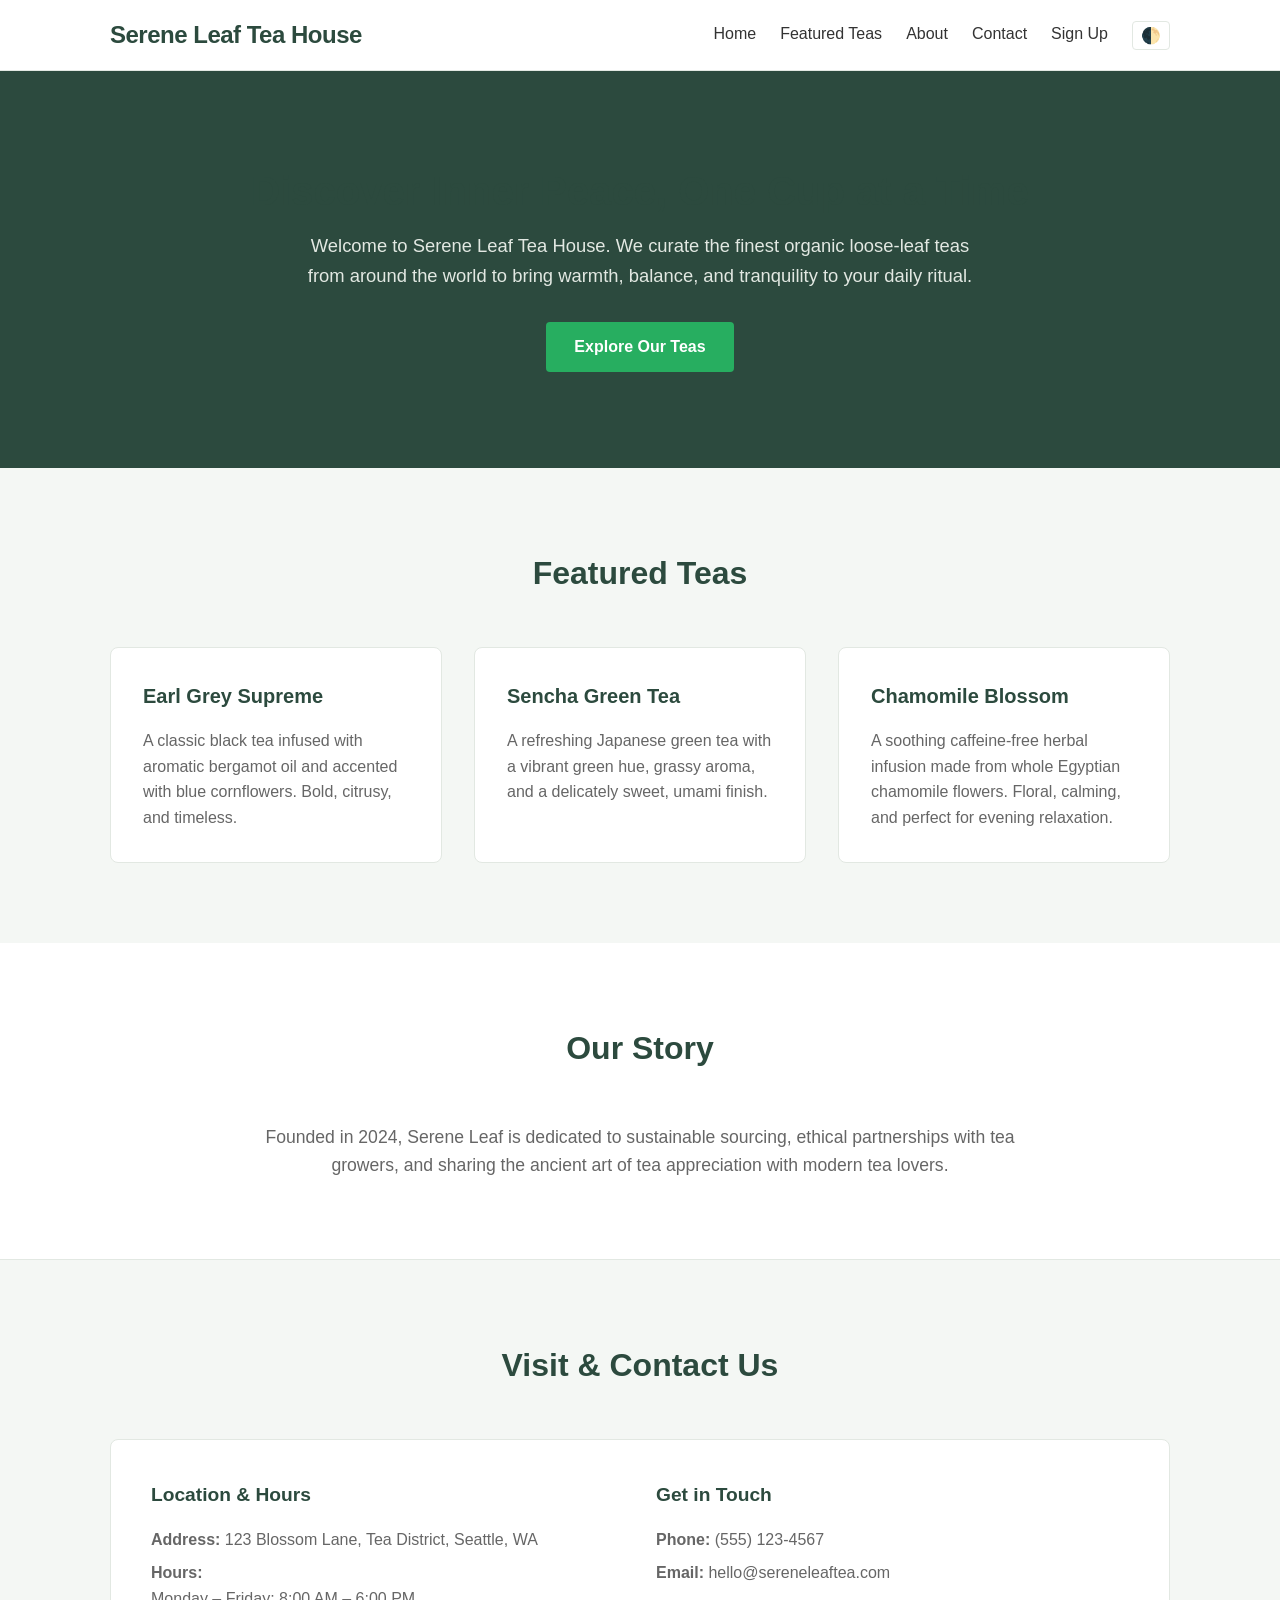
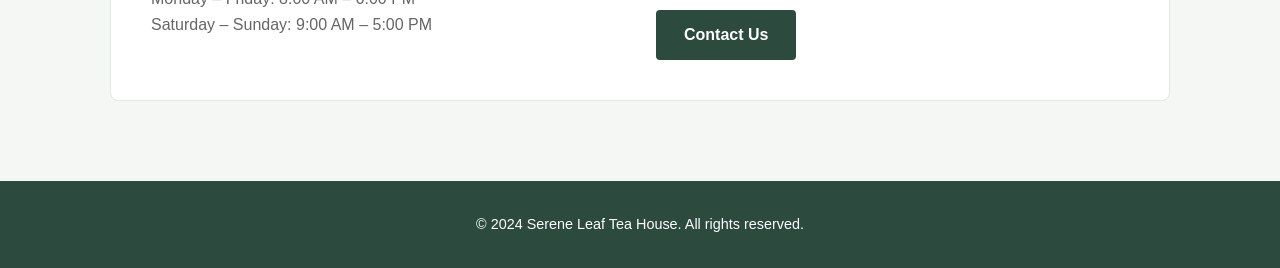
<file: index.html>
<!DOCTYPE html>
<html lang="en">
<head>
    <meta charset="UTF-8">
    <meta name="viewport" content="width=device-width, initial-scale=1.0">
    <title>Serene Leaf Tea House</title>
    <link rel="stylesheet" href="style.css">
</head>
<body>
    <header class="site-header">
        <div class="container">
            <h1 class="logo">Serene Leaf Tea House</h1>
            <nav class="site-nav">
                <a href="#hero">Home</a>
                <a href="#teas">Featured Teas</a>
                <a href="#about">About</a>
                <a href="#contact">Contact</a>
                <a href="signup.html">Sign Up</a>
                <button id="dark-mode-toggle" class="dark-mode-toggle" aria-label="Toggle dark mode">🌓</button>
            </nav>
        </div>
    </header>

    <main>
        <section id="hero" class="hero-section">
            <div class="container">
                <h2>Discover Inner Peace, One Cup at a Time</h2>
                <p>Welcome to Serene Leaf Tea House. We curate the finest organic loose-leaf teas from around the world to bring warmth, balance, and tranquility to your daily ritual.</p>
                <a href="#teas" class="btn">Explore Our Teas</a>
            </div>
        </section>

        <section id="teas" class="featured-teas">
            <div class="container">
                <h2>Featured Teas</h2>
                <div class="tea-grid">
                    <article class="tea-card">
                        <h3>Earl Grey Supreme</h3>
                        <p>A classic black tea infused with aromatic bergamot oil and accented with blue cornflowers. Bold, citrusy, and timeless.</p>
                    </article>
                    <article class="tea-card">
                        <h3>Sencha Green Tea</h3>
                        <p>A refreshing Japanese green tea with a vibrant green hue, grassy aroma, and a delicately sweet, umami finish.</p>
                    </article>
                    <article class="tea-card">
                        <h3>Chamomile Blossom</h3>
                        <p>A soothing caffeine-free herbal infusion made from whole Egyptian chamomile flowers. Floral, calming, and perfect for evening relaxation.</p>
                    </article>
                </div>
            </div>
        </section>

        <section id="about" class="about-section">
            <div class="container">
                <h2>Our Story</h2>
                <p>Founded in 2024, Serene Leaf is dedicated to sustainable sourcing, ethical partnerships with tea growers, and sharing the ancient art of tea appreciation with modern tea lovers.</p>
            </div>
        </section>

        <section id="contact" class="contact-section">
            <div class="container">
                <h2>Visit & Contact Us</h2>
                <div class="contact-grid">
                    <div class="contact-info">
                        <h3>Location & Hours</h3>
                        <p><strong>Address:</strong> 123 Blossom Lane, Tea District, Seattle, WA</p>
                        <p><strong>Hours:</strong><br>
                        Monday – Friday: 8:00 AM – 6:00 PM<br>
                        Saturday – Sunday: 9:00 AM – 5:00 PM</p>
                    </div>
                    <div class="contact-details">
                        <h3>Get in Touch</h3>
                        <p><strong>Phone:</strong> (555) 123-4567</p>
                        <p><strong>Email:</strong> hello@sereneleaftea.com</p>
                        <a href="mailto:hello@sereneleaftea.com" class="btn btn-secondary">Contact Us</a>
                    </div>
                </div>
            </div>
        </section>
    </main>

    <footer class="site-footer">
        <div class="container">
            <p>&copy; 2024 Serene Leaf Tea House. All rights reserved.</p>
        </div>
    </footer>
    <script>
        const toggleButton = document.getElementById('dark-mode-toggle');
        toggleButton.addEventListener('click', () => {
            document.body.classList.toggle('dark-mode');
        });
    </script>
</body>
</html>
</file>
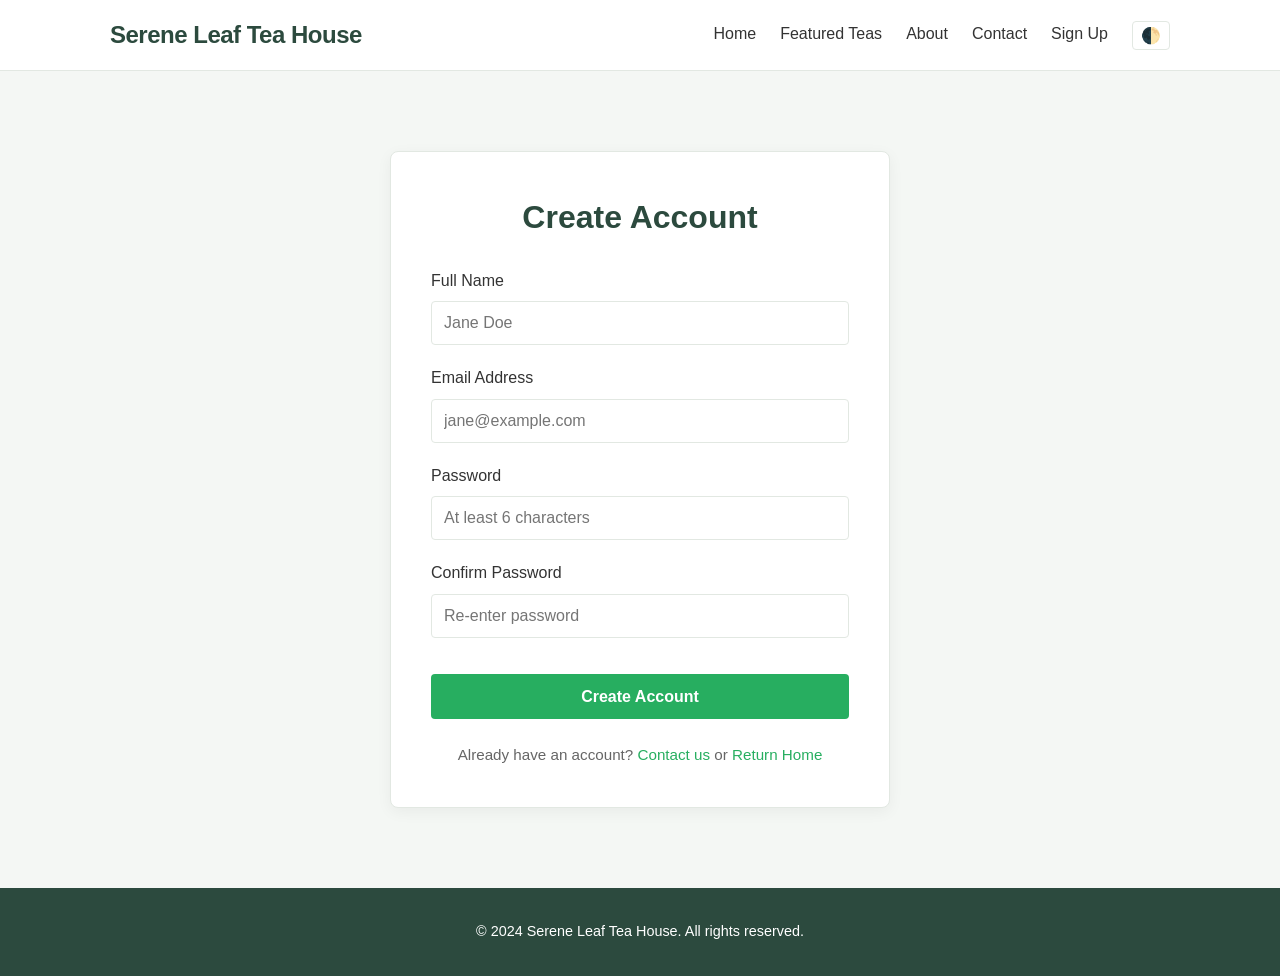
<file: signup.html>
<!DOCTYPE html>
<html lang="en">
<head>
    <meta charset="UTF-8">
    <meta name="viewport" content="width=device-width, initial-scale=1.0">
    <title>Sign Up - Serene Leaf Tea House</title>
    <link rel="stylesheet" href="style.css">
    <style>
        .signup-section {
            padding: 5rem 0;
            background-color: var(--light-bg);
            min-height: calc(100vh - 160px);
            display: flex;
            align-items: center;
        }
        .signup-container {
            max-width: 500px;
            margin: 0 auto;
            background: var(--white);
            padding: 2.5rem;
            border-radius: 8px;
            border: 1px solid var(--border-color);
            box-shadow: 0 4px 15px rgba(0, 0, 0, 0.05);
        }
        .signup-container h2 {
            text-align: center;
            font-size: 2rem;
            color: var(--primary-color);
            margin-bottom: 1.5rem;
        }
        .form-group {
            margin-bottom: 1.25rem;
        }
        .form-group label {
            display: block;
            margin-bottom: 0.5rem;
            font-weight: 500;
            color: var(--text-color);
        }
        .form-group input {
            width: 100%;
            padding: 0.75rem;
            border: 1px solid var(--border-color);
            border-radius: 4px;
            background-color: var(--white);
            color: var(--text-color);
            font-size: 1rem;
            transition: var(--transition);
        }
        .form-group input:focus {
            outline: none;
            border-color: var(--accent-color);
            box-shadow: 0 0 0 3px rgba(39, 174, 96, 0.15);
        }
        .form-group input.error {
            border-color: #e74c3c;
        }
        .error-message {
            color: #e74c3c;
            font-size: 0.85rem;
            margin-top: 0.35rem;
            display: none;
        }
        .form-group.has-error .error-message {
            display: block;
        }
        .signup-btn {
            width: 100%;
            margin-top: 1rem;
            padding: 0.85rem;
            font-size: 1rem;
            cursor: pointer;
            border: none;
            position: relative;
        }
        .signup-btn:disabled {
            opacity: 0.7;
            cursor: not-allowed;
        }
        .success-message {
            background-color: rgba(39, 174, 96, 0.1);
            border: 1px solid var(--accent-color);
            color: var(--primary-color);
            padding: 1.5rem;
            border-radius: 6px;
            text-align: center;
            margin-top: 1.5rem;
            display: none;
        }
        .success-message h3 {
            margin-bottom: 0.5rem;
            color: var(--accent-color);
        }
        .login-link {
            text-align: center;
            margin-top: 1.5rem;
            font-size: 0.95rem;
            color: var(--text-light);
        }
        .login-link a {
            color: var(--accent-color);
            text-decoration: none;
            font-weight: 500;
        }
        .login-link a:hover {
            text-decoration: underline;
        }
    </style>
</head>
<body>
    <header class="site-header">
        <div class="container">
            <h1 class="logo">Serene Leaf Tea House</h1>
            <nav class="site-nav">
                <a href="index.html">Home</a>
                <a href="index.html#teas">Featured Teas</a>
                <a href="index.html#about">About</a>
                <a href="index.html#contact">Contact</a>
                <a href="signup.html" class="active">Sign Up</a>
                <button id="dark-mode-toggle" class="dark-mode-toggle" aria-label="Toggle dark mode">🌓</button>
            </nav>
        </div>
    </header>

    <main>
        <section class="signup-section">
            <div class="container">
                <div class="signup-container">
                    <h2>Create Account</h2>
                    <form id="signup-form" novalidate>
                        <div class="form-group" id="group-fullname">
                            <label for="fullname">Full Name</label>
                            <input type="text" id="fullname" name="fullname" placeholder="Jane Doe" required>
                            <div class="error-message" id="error-fullname">Please enter your full name.</div>
                        </div>

                        <div class="form-group" id="group-email">
                            <label for="email">Email Address</label>
                            <input type="email" id="email" name="email" placeholder="jane@example.com" required>
                            <div class="error-message" id="error-email">Please enter a valid email address.</div>
                        </div>

                        <div class="form-group" id="group-password">
                            <label for="password">Password</label>
                            <input type="password" id="password" name="password" placeholder="At least 6 characters" required>
                            <div class="error-message" id="error-password">Password must be at least 6 characters.</div>
                        </div>

                        <div class="form-group" id="group-confirmpassword">
                            <label for="confirmpassword">Confirm Password</label>
                            <input type="password" id="confirmpassword" name="confirmpassword" placeholder="Re-enter password" required>
                            <div class="error-message" id="error-confirmpassword">Passwords do not match.</div>
                        </div>

                        <button type="submit" class="btn signup-btn" id="submit-btn">Create Account</button>
                    </form>

                    <div class="success-message" id="success-message">
                        <h3>Welcome to Serene Leaf!</h3>
                        <p>Your account has been successfully created. You can now explore our organic collection.</p>
                        <a href="index.html" class="btn btn-secondary" style="margin-top: 1rem;">Return to Home</a>
                    </div>

                    <div class="login-link">
                        Already have an account? <a href="index.html#contact">Contact us</a> or <a href="index.html">Return Home</a>
                    </div>
                </div>
            </div>
        </section>
    </main>

    <footer class="site-footer">
        <div class="container">
            <p>&copy; 2024 Serene Leaf Tea House. All rights reserved.</p>
        </div>
    </footer>

    <script>
        // Dark mode toggle
        const toggleButton = document.getElementById('dark-mode-toggle');
        toggleButton.addEventListener('click', () => {
            document.body.classList.toggle('dark-mode');
        });

        // Form validation & submission simulation
        const form = document.getElementById('signup-form');
        const submitBtn = document.getElementById('submit-btn');
        const successMessage = document.getElementById('success-message');

        function setError(fieldId, message) {
            const group = document.getElementById(`group-${fieldId}`);
            const input = document.getElementById(fieldId);
            const errorDiv = document.getElementById(`error-${fieldId}`);
            group.classList.add('has-error');
            input.classList.add('error');
            if (message) {
                errorDiv.textContent = message;
            }
        }

        function clearError(fieldId) {
            const group = document.getElementById(`group-${fieldId}`);
            const input = document.getElementById(fieldId);
            group.classList.remove('has-error');
            input.classList.remove('error');
        }

        function isValidEmail(email) {
            const re = /^[^\s@]+@[^\s@]+\.[^\s@]+$/;
            return re.test(String(email).toLowerCase());
        }

        // Live validation on input/blur
        ['fullname', 'email', 'password', 'confirmpassword'].forEach(fieldId => {
            const input = document.getElementById(fieldId);
            input.addEventListener('input', () => {
                if (input.value.trim() !== '') {
                    if (fieldId === 'email' && !isValidEmail(input.value)) {
                        return; // keep error until blur or submit or corrected
                    }
                    if (fieldId === 'confirmpassword') {
                        const pwd = document.getElementById('password').value;
                        if (input.value === pwd) {
                            clearError('confirmpassword');
                        }
                        return;
                    }
                    if (fieldId === 'password') {
                        const confirmInput = document.getElementById('confirmpassword');
                        if (confirmInput.value && confirmInput.value === input.value) {
                            clearError('confirmpassword');
                        }
                    }
                    clearError(fieldId);
                }
            });
        });

        form.addEventListener('submit', function(e) {
            e.preventDefault();

            let isValid = true;
            const fullname = document.getElementById('fullname').value.trim();
            const email = document.getElementById('email').value.trim();
            const password = document.getElementById('password').value;
            const confirmpassword = document.getElementById('confirmpassword').value;

            // Full Name validation
            if (!fullname) {
                setError('fullname', 'Please enter your full name.');
                isValid = false;
            } else {
                clearError('fullname');
            }

            // Email validation
            if (!email) {
                setError('email', 'Please enter your email address.');
                isValid = false;
            } else if (!isValidEmail(email)) {
                setError('email', 'Please enter a valid email address (e.g., jane@example.com).');
                isValid = false;
            } else {
                clearError('email');
            }

            // Password validation
            if (!password) {
                setError('password', 'Please enter a password.');
                isValid = false;
            } else if (password.length < 6) {
                setError('password', 'Password must be at least 6 characters.');
                isValid = false;
            } else {
                clearError('password');
            }

            // Confirm Password validation
            if (!confirmpassword) {
                setError('confirmpassword', 'Please confirm your password.');
                isValid = false;
            } else if (password !== confirmpassword) {
                setError('confirmpassword', 'Passwords do not match.');
                isValid = false;
            } else {
                clearError('confirmpassword');
            }

            if (!isValid) {
                return;
            }

            // Simulate loading state
            submitBtn.disabled = true;
            submitBtn.textContent = 'Creating Account...';

            setTimeout(() => {
                submitBtn.disabled = false;
                submitBtn.textContent = 'Create Account';
                form.style.display = 'none';
                successMessage.style.display = 'block';
            }, 1200);
        });
    </script>
</body>
</html>
</file>
<file: style.css>
/* CSS Reset & Variables */
* {
    margin: 0;
    padding: 0;
    box-sizing: border-box;
}

:root {
    --primary-color: #2c4a3e;
    --accent-color: #27ae60;
    --light-bg: #f4f7f4;
    --text-color: #333333;
    --text-light: #666666;
    --white: #ffffff;
    --border-color: #e2e8e2;
    --transition: all 0.3s ease;
}

body {
    font-family: -apple-system, BlinkMacSystemFont, "Segoe UI", Roboto, Helvetica, Arial, sans-serif;
    color: var(--text-color);
    background-color: var(--white);
    line-height: 1.6;
}

.container {
    width: 100%;
    max-width: 1100px;
    margin: 0 auto;
    padding: 0 20px;
}

/* Header */
.site-header {
    background-color: var(--white);
    border-bottom: 1px solid var(--border-color);
    position: sticky;
    top: 0;
    z-index: 100;
    padding: 1rem 0;
}

.site-header .container {
    display: flex;
    justify-content: space-between;
    align-items: center;
    flex-wrap: wrap;
    gap: 1rem;
}

.logo {
    font-size: 1.5rem;
    color: var(--primary-color);
    font-weight: 700;
    letter-spacing: -0.5px;
}

.site-nav {
    display: flex;
    gap: 1.5rem;
}

.site-nav a {
    text-decoration: none;
    color: var(--text-color);
    font-weight: 500;
    transition: var(--transition);
}

.site-nav a:hover {
    color: var(--accent-color);
}

.dark-mode-toggle {
    background: none;
    border: 1px solid var(--border-color);
    border-radius: 4px;
    padding: 0.25rem 0.5rem;
    cursor: pointer;
    font-size: 1rem;
    transition: var(--transition);
}

.dark-mode-toggle:hover {
    background-color: var(--light-bg);
}

/* Hero Section */
.hero-section {
    background: linear-gradient(rgba(44, 74, 62, 0.85), rgba(44, 74, 62, 0.85)), url('data:image/svg+xml;utf8,<svg xmlns="http://www.w3.org/2000/svg" width="100" height="100" viewBox="0 0 100 100"><rect fill="%232c4a3e" width="100" height="100"/></svg>');
    background-size: cover;
    background-position: center;
    color: var(--white);
    text-align: center;
    padding: 6rem 0;
}

.hero-section h2 {
    font-size: 2.5rem;
    margin-bottom: 1rem;
    font-weight: 700;
    line-height: 1.2;
}

.hero-section p {
    font-size: 1.15rem;
    max-width: 700px;
    margin: 0 auto 2rem auto;
    color: #e2e8e2;
}

.btn {
    display: inline-block;
    background-color: var(--accent-color);
    color: var(--white);
    padding: 0.75rem 1.75rem;
    border-radius: 4px;
    text-decoration: none;
    font-weight: 600;
    transition: var(--transition);
}

.btn:hover {
    background-color: #219653;
    transform: translateY(-2px);
    box-shadow: 0 4px 10px rgba(0, 0, 0, 0.1);
}

.btn-secondary {
    background-color: var(--primary-color);
    margin-top: 1rem;
}

.btn-secondary:hover {
    background-color: #1f342b;
    transform: translateY(-2px);
    box-shadow: 0 4px 10px rgba(0, 0, 0, 0.15);
}

/* Sections General */
section {
    padding: 5rem 0;
}

section h2 {
    text-align: center;
    font-size: 2rem;
    color: var(--primary-color);
    margin-bottom: 3rem;
}

/* Featured Teas */
.featured-teas {
    background-color: var(--light-bg);
}

.tea-grid {
    display: grid;
    grid-template-columns: repeat(auto-fit, minmax(300px, 1fr));
    gap: 2rem;
}

.tea-card {
    background: var(--white);
    padding: 2rem;
    border-radius: 8px;
    border: 1px solid var(--border-color);
    transition: var(--transition);
}

.tea-card:hover {
    transform: translateY(-5px);
    box-shadow: 0 10px 20px rgba(0, 0, 0, 0.05);
}

.tea-card h3 {
    color: var(--primary-color);
    margin-bottom: 1rem;
    font-size: 1.25rem;
}

.tea-card p {
    color: var(--text-light);
}

/* About Section */
.about-section {
    text-align: center;
}

.about-section p {
    max-width: 800px;
    margin: 0 auto;
    font-size: 1.1rem;
    color: var(--text-light);
}

/* Contact Section */
.contact-section {
    background-color: var(--light-bg);
    border-top: 1px solid var(--border-color);
}

.contact-grid {
    display: grid;
    grid-template-columns: repeat(auto-fit, minmax(280px, 1fr));
    gap: 2rem;
    background: var(--white);
    padding: 2.5rem;
    border-radius: 8px;
    border: 1px solid var(--border-color);
}

.contact-info h3,
.contact-details h3 {
    color: var(--primary-color);
    margin-bottom: 1rem;
    font-size: 1.2rem;
}

.contact-info p,
.contact-details p {
    margin-bottom: 0.5rem;
    color: var(--text-light);
}

/* Footer */
.site-footer {
    background-color: var(--primary-color);
    color: var(--white);
    text-align: center;
    padding: 2rem 0;
    font-size: 0.9rem;
}

/* Dark Mode Overrides */
body.dark-mode {
    --primary-color: #4e826b;
    --accent-color: #2ecc71;
    --light-bg: #1a2621;
    --text-color: #e2e8e2;
    --text-light: #b0c4b8;
    --white: #121a17;
    --border-color: #2a3d34;
}

@media (prefers-color-scheme: dark) {
    body:not(.light-mode) {
        --primary-color: #4e826b;
        --accent-color: #2ecc71;
        --light-bg: #1a2621;
        --text-color: #e2e8e2;
        --text-light: #b0c4b8;
        --white: #121a17;
        --border-color: #2a3d34;
    }
}

/* Responsive */
@media (max-width: 768px) {
    .hero-section h2 {
        font-size: 2rem;
    }
    
    .site-header .container {
        flex-direction: column;
        text-align: center;
    }
    
    .site-nav {
        justify-content: center;
    }
}
</file>
